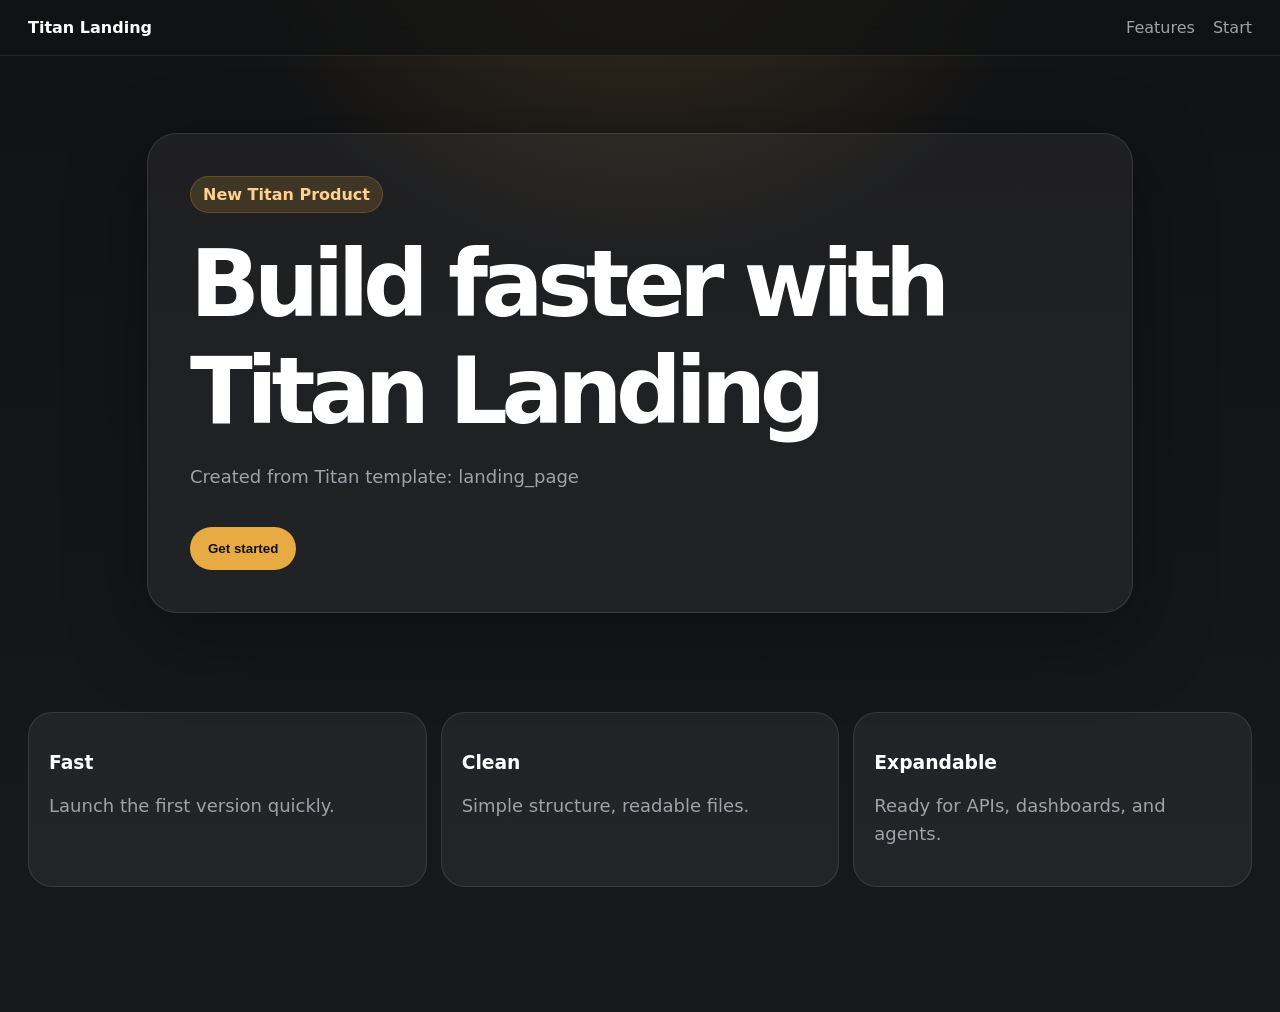
<file: products/titan-landing/index.html>
<!doctype html>
<html>
<head>
  <meta charset="utf-8">
  <title>Titan Landing</title>
  <meta name="viewport" content="width=device-width, initial-scale=1">
  <link rel="stylesheet" href="style.css">
</head>
<body>
  <nav><strong>Titan Landing</strong><a href="#features">Features</a><a href="#cta">Start</a></nav>
  <main>
    <section class="hero">
      <div class="badge">New Titan Product</div>
      <h1>Build faster with Titan Landing</h1>
      <p>Created from Titan template: landing_page</p>
      <button onclick="demo()">Get started</button>
    </section>
    <section id="features" class="features">
      <article><h3>Fast</h3><p>Launch the first version quickly.</p></article>
      <article><h3>Clean</h3><p>Simple structure, readable files.</p></article>
      <article><h3>Expandable</h3><p>Ready for APIs, dashboards, and agents.</p></article>
    </section>
  </main>
  <script src="app.js"></script>
</body>
</html>
</file>
<file: products/titan-landing/style.css>
body {
  margin: 0;
  min-height: 100vh;
  background: radial-gradient(circle at 50% -20%, rgba(232,171,67,.24), transparent 34%), linear-gradient(180deg, #111214, #18191c);
  color: white;
  font-family: system-ui, -apple-system, BlinkMacSystemFont, sans-serif;
}
main { min-height: 100vh; display: grid; place-items: center; padding: 28px; }
.hero {
  width: min(900px, 100%);
  border: 1px solid rgba(255,255,255,.1);
  background: rgba(255,255,255,.055);
  border-radius: 30px;
  padding: 42px;
  box-shadow: 0 24px 80px rgba(0,0,0,.34);
}
.badge {
  display: inline-flex;
  padding: 8px 12px;
  border-radius: 999px;
  background: rgba(232,171,67,.16);
  border: 1px solid rgba(232,171,67,.22);
  color: #ffd08e;
  font-weight: 800;
}
h1 { margin: 18px 0 10px; font-size: clamp(46px, 8vw, 92px); letter-spacing: -.07em; }
p { color: #a1a1aa; font-size: 18px; line-height: 1.55; max-width: 680px; }
button { margin-top: 18px; border: 0; border-radius: 999px; padding: 14px 18px; background: #e8ab43; color: #111214; font-weight: 850; cursor: pointer; }

nav { position: sticky; top: 0; display: flex; gap: 18px; align-items: center; padding: 18px 28px; background: rgba(17,18,20,.72); backdrop-filter: blur(14px); border-bottom: 1px solid rgba(255,255,255,.08); }
nav strong { margin-right: auto; }
nav a { color: #a1a1aa; text-decoration: none; }
.features { display: grid; grid-template-columns: repeat(3, 1fr); gap: 14px; padding-bottom: 48px; }
article { border: 1px solid rgba(255,255,255,.1); background: rgba(255,255,255,.055); border-radius: 24px; padding: 20px; }
@media(max-width: 800px) { .features { grid-template-columns: 1fr; } }
</file>
